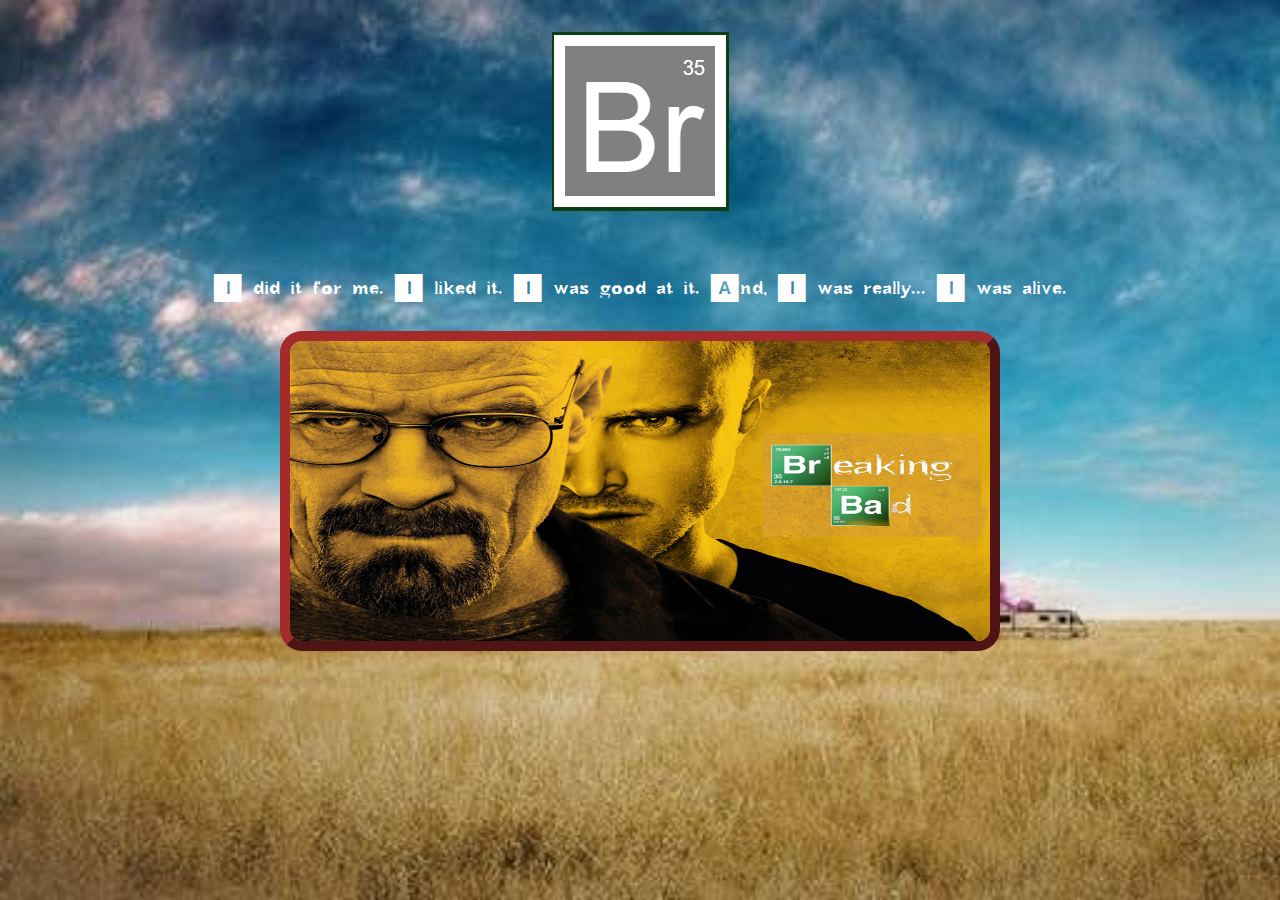
<file: Index.html>
<!DOCTYPE html>
<html lang="en">
<head>
    <meta charset="UTF-8">
    <meta name="viewport" content="width=device-width, initial-scale=1.0">
    <title>Index</title>
    <link rel="stylesheet" href="CSS/style.css">
    <link rel="icon" href="IMG/icon.png" type="image/x-icon">
</head> 
<body class="pagina-index">

    
    <img src="IMG/logo.PNG">
    
    <div class="texto-index">
        I did it for me. I liked it. I was good at it. And, I was really... I was alive.
    </div>

    <div class="menu">

        <img src="IMG/poster.jpg" class="poster">
            <a href="Formulario.html" class="area breaking"></a>
            <a href="Tabla.html" class="area bad"></a>
   
    </div>
   
    
</body>
</html>
</file>
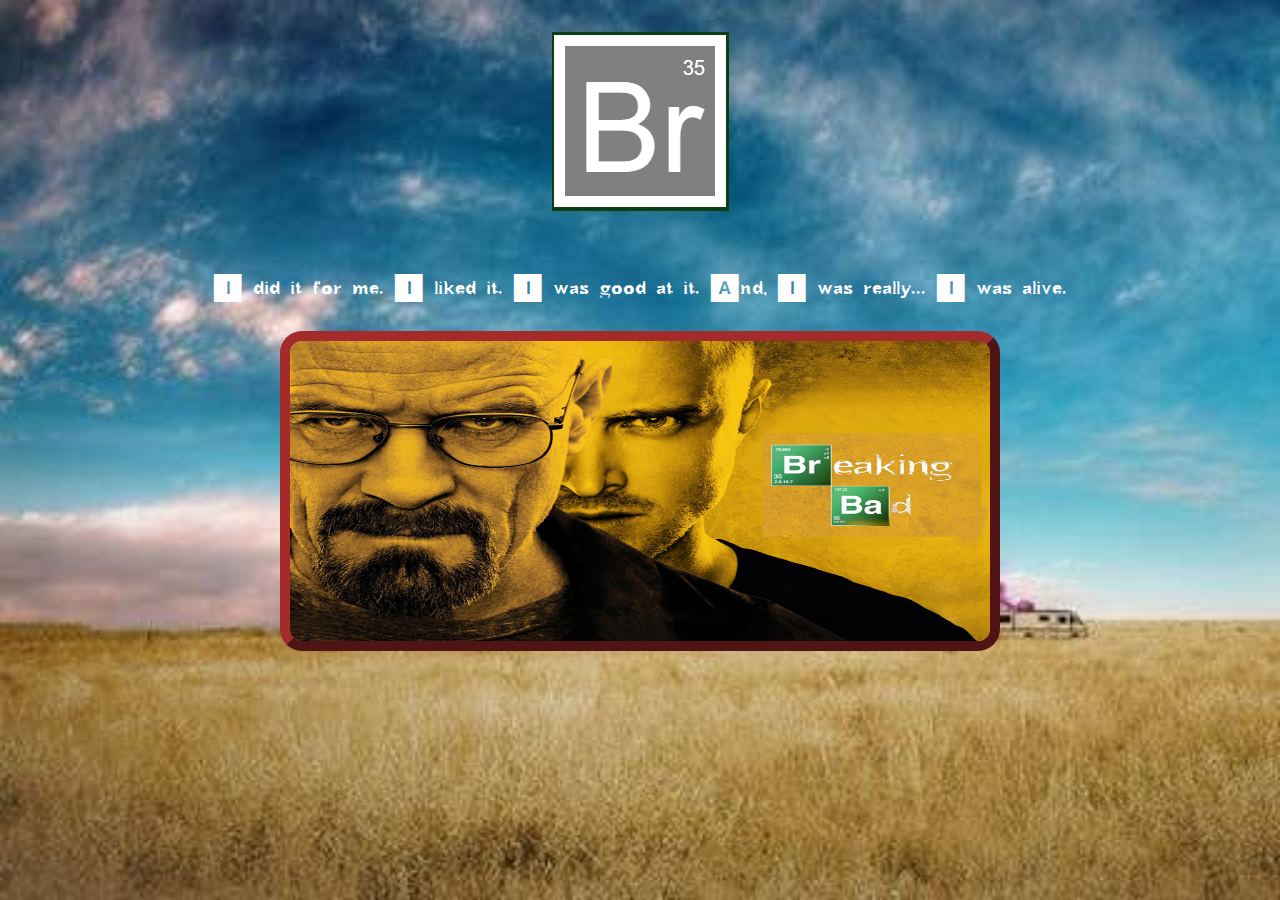
<file: index.html>
<!DOCTYPE html>
<html lang="en">
<head>
    <meta charset="UTF-8">
    <meta name="viewport" content="width=device-width, initial-scale=1.0">
    <title>Index</title>
    <link rel="stylesheet" href="CSS/style.css">
    <link rel="icon" href="IMG/icon.png" type="image/x-icon">
</head> 
<body class="pagina-index">

    
    <img src="IMG/logo.PNG">
    
    <div class="texto-index">
        I did it for me. I liked it. I was good at it. And, I was really... I was alive.
    </div>

    <div class="menu">

        <img src="IMG/poster.jpg" class="poster">
            <a href="Formulario.html" class="area breaking"></a>
            <a href="Tabla.html" class="area bad"></a>
   
    </div>
   
    
</body>
</html>
</file>
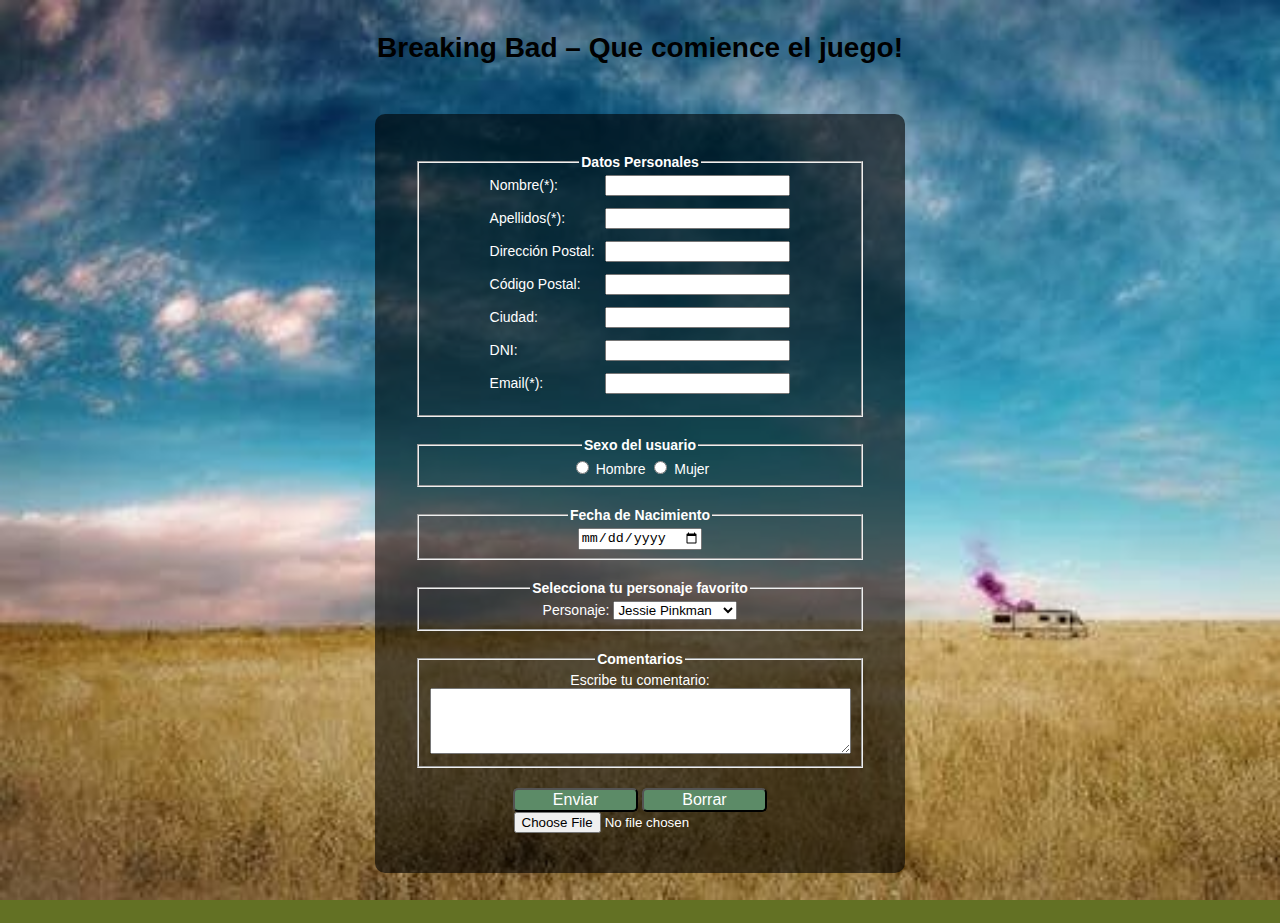
<file: Formulario.html>
<!DOCTYPE html>
<html lang="en">
<head>
    <meta charset="UTF-8">
    <meta name="viewport" content="width=device-width, initial-scale=1.0">
    <title>Breaking Bad – Que comience el juego!</title>
    <link rel="stylesheet" href="CSS/style.css">
    <link rel="icon" href="IMG/icon.png" type="image/x-icon">
</head>
<body class="pagina-formulario">
    <h1>Breaking Bad – Que comience el juego!</h1>

    <form action="mailto:raul.rodriguez@proeducaglobal.com" method="post" enctype="text/plain">

        <div class="formulario">
            
            <fieldset>
                <legend>Datos Personales</legend>

                <div class="campo">
                    <label for="Nombre">Nombre(*):</label>
                    <input type="text" id="Nombre" name="Nombre" required>
                </div>

                <div class="campo">
                    <label for="Apellidos">Apellidos(*):</label>
                    <input type="text" id="Apellidos" name="Apellidos" required>
                </div>

                <div class="campo">
                    <label for="Direccion">Dirección Postal:</label> 
                    <input type="text" id="Direccion" name="Direccion">
                </div>

                <div class="campo">
                    <label for="Codigo_Postal"> Código Postal: </label> 
                    <input type="text" id="Codigo_Postal" name="Codigo_Postal">
                </div>

                <div class="campo">
                    <label for="Ciudad"> Ciudad: </label>
                    <input type="text" id="Ciudad" name="Ciudad">
                </div>
                
                <div class="campo">
                    <label for="DNI"> DNI: </label>
                    <input type="text" id="DNI" name="DNI">
                </div>

                <div class="campo">
                    <label for="email"> Email(*): </label>
                    <input type="email" id="email" name="email" required>
                </div>

                </fieldset>
                    
            

            <fieldset>

                <legend>Sexo del usuario</legend>
                
                
                    <input type="radio" value="Hombre" name="Genero" required> Hombre
                    <input type="radio" value="Mujer" name="Genero"> Mujer
                

            </fieldset>

            <fieldset>

                <legend>Fecha de Nacimiento</legend>
                <input type="date" id="fecha_nacimiento" name="fecha_nacimiento" required>
            
            </fieldset>

            <fieldset>

                <legend>Selecciona tu personaje favorito</legend>
                <label for="personaje">Personaje:</label>
                <select id="personaje" name="Personaje">
                    <option value="Jessie Pinkman">Jessie Pinkman</option>
                    <option value="Walter White">Walter White</option>
                    <option value="Saul Goodman">Saul Goodman</option>
                    <option value="Gustavo Fring">Gustavo Fring</option>
                    <option value="Pollos Hermanos">Pollos Hermanos</option>
                    <option value="Otros">Otros personajes</option>
                </select>
            
            </fieldset>
        
            
            <fieldset>

                <legend>Comentarios</legend>

                    <label for="comentarios">Escribe tu comentario:</label>
                    <textarea id="comentarios" name="Comentarios" rows="4" cols="50"></textarea>
                    
            </fieldset>


           

            <input class="boton" type="submit" value="Enviar">
            <input class="boton" type="reset"  value="Borrar">
            <input type="file" name="archivo">

        </div>

    </form>

</body>
</html>
</file>
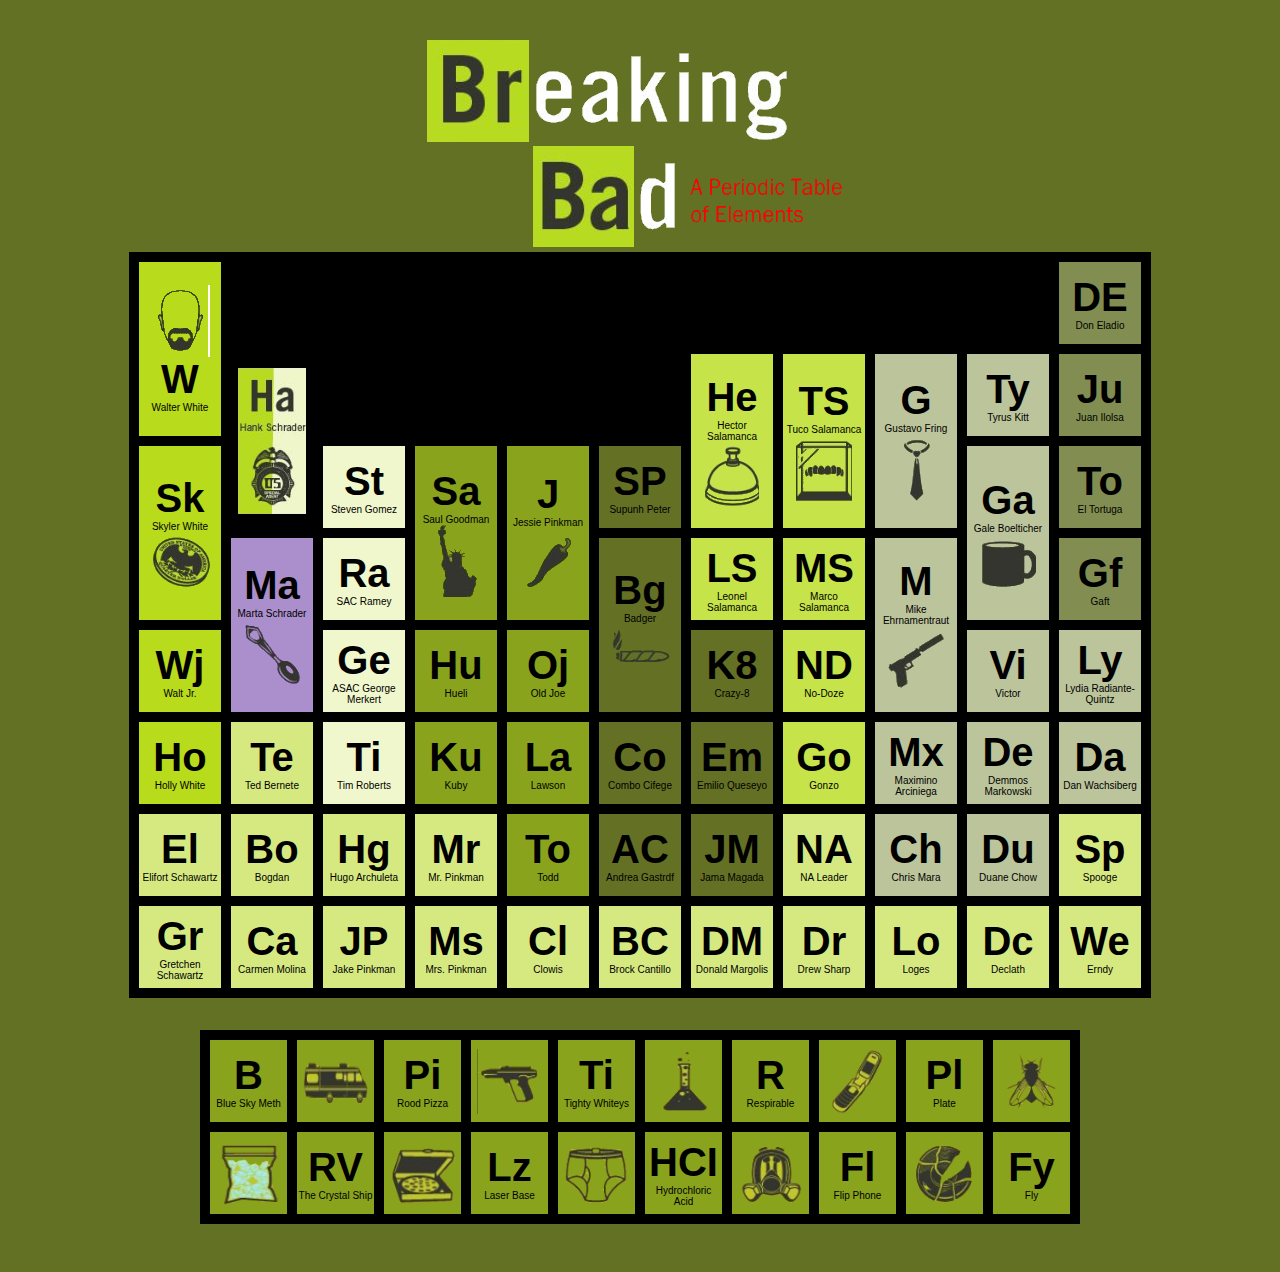
<file: Tabla.html>
<!DOCTYPE html>
<html lang="en">
<head>
    <meta charset="UTF-8">
    <meta name="viewport" content="width=device-width, initial-scale=1.0">
    <title>Tabla</title>
    <link rel="stylesheet" href="CSS/style.css">
    <link rel="icon" href="breaking bad/icon.png" type="image/x-icon">
</head>
<body>
    <img src="IMG/cabecera.png">
    <table class="table">
        <tr >
            <td rowspan="2" div class="verde1">
                <img src="IMG/Tabla Periódica/walterwhite.png">
                <span class="texto-grande">W</span>
                <span class="texto-pequeño">Walter White</span>
            </td div class="verde1"><td>
            </td><td>
            </td><td>
            </td><td>
            </td><td>
            </td><td>
            </td><td>
            </td><td>
            </td><td>
            
            <td div class="verde7">
                <span class="texto-grande">DE</span>
                <span class="texto-pequeño">Don Eladio</span>
            </td>
        </tr>
        <tr>
            
            <td rowspan="2" >
                <img src="IMG/Tabla Periódica/hankschrader.png">
            </td><td>
            </td><td>
            </td><td>
            </td><td>
            </td>
            <td rowspan="2" div class="verde5">
                <span class="texto-grande">He</span>
                <span class="texto-pequeño">Hector Salamanca</span>
                <img src="IMG/Tabla Periódica/hectorsalamanca.png">
            </td>
            <td rowspan="2" div class="verde5">
                <span class="texto-grande">TS</span>
                <span class="texto-pequeño">Tuco Salamanca</span>
                <img src="IMG/Tabla Periódica/tucosalamanca.png">
            </td>
            <td rowspan="2" div class="verde6">
                <span class="texto-grande">G</span>
                <span class="texto-pequeño">Gustavo Fring</span>
                <img src="IMG/Tabla Periódica/gustavofrink.png">
            </td>
            <td div class="verde6">
                <span class="texto-grande">Ty</span>
                <span class="texto-pequeño">Tyrus Kitt</span>
            </td>
            <td div class="verde7">
                <span class="texto-grande">Ju</span>
                <span class="texto-pequeño">Juan Ilolsa</span>
            </td>
        </tr>
        <tr>
            <td rowspan="2" div class="verde1">
                <span class="texto-grande">Sk</span>
                <span class="texto-pequeño">Skyler White</span>
                <img src="IMG/Tabla Periódica/skylerwhite.png">
            </td>
            <td div class="verde2">
                <span class="texto-grande">St</span>
                <span class="texto-pequeño">Steven Gomez</span>
            </td>
            <td rowspan="2" div class="verde3">
                <span class="texto-grande">Sa</span>
                <span class="texto-pequeño">Saul Goodman</span>
                <img src="IMG/Tabla Periódica/saulgoodman.png">
            </td>
            <td rowspan="2" div class="verde3">
                <span class="texto-grande">J</span>
                <span class="texto-pequeño">Jessie Pinkman</span>
                <img src="IMG/Tabla Periódica/jessiepinkman.png">
            </td>
            <td div class="verde4">
                <span class="texto-grande">SP</span>
                <span class="texto-pequeño">Supunh Peter</span>
            </td>



            <td rowspan="2" div class="verde6">
                <span class="texto-grande">Ga</span>
                <span class="texto-pequeño">Gale Boelticher</span>
                <img src="IMG/Tabla Periódica/gale.png">
            </td>
            <td div class="verde7">
                <span class="texto-grande">To</span>
                <span class="texto-pequeño">El Tortuga</span>
            </td>
        </tr>
        <tr>
            
            <td rowspan="2" div class="violeta">
                <span class="texto-grande">Ma</span>
                <span class="texto-pequeño">Marta Schrader</span>
                <img src="IMG/Tabla Periódica/marieschrader.png">
            </td>
            <td div class="verde2">
                <span class="texto-grande">Ra</span>
                <span class="texto-pequeño">SAC Ramey</span>
            </td>


            <td rowspan="2" div class="verde4">
                <span class="texto-grande">Bg</span>
                <span class="texto-pequeño">Badger</span>
                <img src="IMG/Tabla Periódica/badger.png">
            </td>
            <td div class="verde5">
                <span class="texto-grande">LS</span>
                <span class="texto-pequeño">Leonel Salamanca</span>
            </td>
            <td div class="verde5">
                <span class="texto-grande">MS</span>
                <span class="texto-pequeño">Marco Salamanca</span>
            </td>
            <td rowspan="2" div class="verde6">
                <span class="texto-grande">M</span>
                <span class="texto-pequeño">Mike Ehrnamentraut</span>
                <img src="IMG/Tabla Periódica/mike.png">
            </td>
            
            <td div class="verde7">
                <span class="texto-grande">Gf</span>
                <span class="texto-pequeño">Gaft</span>
            </td>
        </tr>
        <tr>
            <td div class="verde1">
                <span class="texto-grande">Wj</span>
                <span class="texto-pequeño">Walt Jr.</span>
            </td>
            
            <td div class="verde2">
                <span class="texto-grande">Ge</span>
                <span class="texto-pequeño">ASAC George Merkert</span>
            </td>
            <td div class="verde3">
                <span class="texto-grande">Hu</span>
                <span class="texto-pequeño">Hueli</span>
            </td>
            <td div class="verde3">
                <span class="texto-grande">Oj</span>
                <span class="texto-pequeño">Old Joe</span>
            </td>
          
            <td div class="verde4">
                <span class="texto-grande">K8</span>
                <span class="texto-pequeño">Crazy-8</span>
            </td>
            <td div class="verde5">
                <span class="texto-grande">ND</span>
                <span class="texto-pequeño">No-Doze</span>
            </td>
            <td div class="verde6">
                <span class="texto-grande">Vi</span>
                <span class="texto-pequeño">Victor</span>
            </td>
            <td div class="verde6">
                <span class="texto-grande">Ly</span>
                <span class="texto-pequeño">Lydia Radiante-Quintz</span>
            </td>
        </tr>
        <tr>
            <td div class="verde1">
                <span class="texto-grande">Ho</span>
                <span class="texto-pequeño">Holly White</span>
            </td>
            <td div class="verde8">
                <span class="texto-grande">Te</span>
                <span class="texto-pequeño">Ted Bernete</span>
            </td>
            <td div class="verde2">
                <span class="texto-grande">Ti</span>
                <span class="texto-pequeño">Tim Roberts</span>
            </td>
            <td div class="verde3">
                <span class="texto-grande">Ku</span>
                <span class="texto-pequeño">Kuby</span>
            </td>
            <td div class="verde3">
                <span class="texto-grande">La</span>
                <span class="texto-pequeño">Lawson</span>
            </td>
            <td div class="verde4">
                <span class="texto-grande">Co</span>
                <span class="texto-pequeño">Combo Cifege</span>
            </td>
            <td div class="verde4">
                <span class="texto-grande">Em</span>
                <span class="texto-pequeño">Emilio Queseyo</span>
            </td>
            <td div class="verde5">
                <span class="texto-grande">Go</span>
                <span class="texto-pequeño">Gonzo</span>
            </td>
            <td div class="verde6">
                <span class="texto-grande">Mx</span>
                <span class="texto-pequeño">Maximino Arciniega</span>
            </td>
            <td div class="verde6">
                <span class="texto-grande">De</span>
                <span class="texto-pequeño">Demmos Markowski</span>
            </td>
            <td div class="verde6">
                <span class="texto-grande">Da</span>
                <span class="texto-pequeño">Dan Wachsiberg</span>
            </td>
        </tr>
        <tr>
            <td div class="verde8">
                <span class="texto-grande">El</span>
                <span class="texto-pequeño">Elifort Schawartz</span>
            </td>
            <td div class="verde8">
                <span class="texto-grande">Bo</span>
                <span class="texto-pequeño">Bogdan</span>
            </td>
            <td div class="verde8">
                <span class="texto-grande">Hg</span>
                <span class="texto-pequeño">Hugo Archuleta</span>
            </td>
            <td div class="verde8">
                <span class="texto-grande">Mr</span>
                <span class="texto-pequeño">Mr. Pinkman</span>
            </td>
            <td div class="verde3">
                <span class="texto-grande">To</span>
                <span class="texto-pequeño">Todd</span>
            </td>
            <td div class="verde4">
                <span class="texto-grande">AC</span>
                <span class="texto-pequeño">Andrea Gastrdf</span>
            </td>
            <td div class="verde4">
                <span class="texto-grande">JM</span>
                <span class="texto-pequeño">Jama Magada</span>
            </td>
            <td div class="verde8">
                <span class="texto-grande">NA</span>
                <span class="texto-pequeño">NA Leader</span>
            </td>
            <td div class="verde6">
                <span class="texto-grande">Ch</span>
                <span class="texto-pequeño">Chris Mara</span>
            </td>
            <td div class="verde6">
                <span class="texto-grande">Du</span>
                <span class="texto-pequeño">Duane Chow</span>
            </td>
            <td div class="verde8">
                <span class="texto-grande">Sp</span>
                <span class="texto-pequeño">Spooge</span>
            </td>
        </tr> 
        <tr>
            <td div class="verde8">
                <span class="texto-grande">Gr</span>
                <span class="texto-pequeño">Gretchen Schawartz</span>
            </td>
            <td div class="verde8">
                <span class="texto-grande">Ca</span>
                <span class="texto-pequeño">Carmen Molina</span>
            </td>
            <td div class="verde8">
                <span class="texto-grande">JP</span>
                <span class="texto-pequeño">Jake Pinkman</span>
            </td>
            <td div class="verde8">
                <span class="texto-grande">Ms</span>
                <span class="texto-pequeño">Mrs. Pinkman</span>
            </td>
            <td div class="verde8">
                <span class="texto-grande">Cl</span>
                <span class="texto-pequeño">Clowis</span>
            </td>
            <td div class="verde8">
                <span class="texto-grande">BC</span>
                <span class="texto-pequeño">Brock Cantillo</span>
            </td>
            <td div class="verde8">
                <span class="texto-grande">DM</span>
                <span class="texto-pequeño">Donald Margolis</span>
            </td>
            <td div class="verde8">
                <span class="texto-grande">Dr</span>
                <span class="texto-pequeño">Drew Sharp</span>
            </td>
            <td div class="verde8">
                <span class="texto-grande">Lo</span>
                <span class="texto-pequeño">Loges</span>
            </td>
            <td div class="verde8">
                <span class="texto-grande">Dc</span>
                <span class="texto-pequeño">Declath</span>
            </td>
            <td div class="verde8">
                <span class="texto-grande">We</span>
                <span class="texto-pequeño">Erndy</span>
            </td>
        </tr>
    </table>
    
    <br><br>

    <table id="tabla-pequeña">
        <tr>
            <td div class="verde3">
                <span class="texto-grande">B</span>
                <span class="texto-pequeño">Blue Sky Meth</span>
            </td>
            <td div class="verde3">
                <img src="IMG/Tabla Periódica/bus.png">
            </td>
            <td div class="verde3">
                <span class="texto-grande">Pi</span>
                <span class="texto-pequeño">Rood Pizza</span>
            </td>
            <td div class="verde3">
                <img src="IMG/Tabla Periódica/pistola.png">
            </td>
            <td div class="verde3">
                <span class="texto-grande">Ti</span>
                <span class="texto-pequeño">Tighty Whiteys</span>
            </td>
            <td div class="verde3">
                <img src="IMG/Tabla Periódica/pocima.png">
            </td>
            <td div class="verde3">
                <span class="texto-grande">R</span>
                <span class="texto-pequeño">Respirable</span>
            </td>
            <td div class="verde3">
                <img src="IMG/Tabla Periódica/movil.png">
            </td>
            <td div class="verde3">
                <span class="texto-grande">Pl</span>
                <span class="texto-pequeño">Plate</span>
            </td>
            <td div class="verde3">
                <img src="IMG/Tabla Periódica/mosca.png">
            </td>
        </tr>
        <tr>
            <td div class="verde3">
                <img src="IMG/Tabla Periódica/cristal.png">
            </td>
            <td div class="verde3">
                <span class="texto-grande">RV</span>
                <span class="texto-pequeño">The Crystal Ship</span>
            </td>
            <td div class="verde3">
                <img src="IMG/Tabla Periódica/pizza.png">
            </td>
            <td div class="verde3">
                <span class="texto-grande">Lz</span>
                <span class="texto-pequeño">Laser Base</span>
            </td>
            <td div class="verde3">
                <img src="IMG/Tabla Periódica/calzoncillos.png">
            </td>
            <td div class="verde3">
                <span class="texto-grande">HCI</span>
                <span class="texto-pequeño">Hydrochloric Acid</span>
            </td>
            <td div class="verde3">
                <img src="IMG/Tabla Periódica/mascara.png">
            </td>
            <td div class="verde3">
                <span class="texto-grande">Fl</span>
                <span class="texto-pequeño">Flip Phone</span>
            </td>
            <td div class="verde3">
                <img src="IMG/Tabla Periódica/plato.png">
            </td>
            <td div class="verde3">
                <span class="texto-grande">Fy</span>
                <span class="texto-pequeño">Fly</span>
            </td>
        </tr>
    </table>
    <br>
</body>
</html>
</file>
<file: CSS/style.css>
@font-face {
    font-family: 'Breaking Bad';
    src: url('../Breaking Bad.ttf') format('woff');
    font-weight: normal;
    font-style: normal;
}

body {
    text-align: center;
    font-family: Helvetica;
    background-color: #637124;
    font-size: 14px;
    margin: 2rem;
}

img {
    display: block;
    margin: auto;
}

.menu {
    position: relative;
    display: inline-block;
}

.poster {
    width: 700px;
    height: 300px;
    border: 10px outset brown; 
    border-radius: 22px;
    margin: 80 px;
    margin-top: 20px;
}


.area {
    position: absolute;
    display: block;
    /*border: 2px dashed red;  Solo para pruebas */
}

.breaking {
    width: 180px;  
    height: 40px;
    top: 35%;   
    left: 68%;  
}

.bad {
    width: 80px; 
    height: 40px;
    top: 48%;
    left: 77%;
}



/* Fondo texto para Index */
.pagina-index {
    font-family: 'Breaking Bad', sans-serif;
    color: white;
    background-image: url('../IMG/fondo.jpg'); 
    background-size: cover;
    background-repeat: no-repeat;
    background-attachment: fixed;
    font-size: 40px;
    margin: 80 px;
}

.texto-index {
    margin-top: 40px;
    line-height: 1.5;
}

/* Fondo de Formulario */
.pagina-formulario {
    background-image: url('../IMG/fondo.jpg'); 
    background-size: cover;
    background-repeat: no-repeat;
    background-attachment: fixed;
}

/* Contenedor principal del formulario */
.formulario {
    
    width: 450px; 
    margin: 50px auto; 
    padding: 40px;
    background: rgba(0, 0, 0, 0.6); 
    border-radius: 10px; 
    color: white;
    
}

legend {
    font-weight: bold;
}

fieldset {
    margin-bottom: 20px;
}

.campo {
    display: block;
    margin-bottom: 12px;
}

.campo label {
    display: inline-block;
    width: 7rem;
    text-align: left;
    
}

.boton {
    background-color: #5c8b67;
    color: white;
    font-size: 16px;
    width: 125px;
    border-radius: 5px;
}


table, tr, td {
    margin: auto;
    text-align: center;
    border: 10px solid black;
    border-collapse: collapse;
    background-color: black;
    empty-cells: hide;
    
}

td {
    width: 80px;
    height: 80px;
 
}


#tabla-pequeña td{
    width: 75px;  
    height: 80px; 
}

#tabla-pequeña img {
    width: 65px;  
    height: 65px; 
    display: block;
    margin: 0 auto;
}


.texto-grande {
    font-size: 40px;
    font-weight: bold;
    
}

.texto-pequeño {
    font-size: 10px;
    display: block;
}

.verde1 {
    
    background-color: #b8db1b
}

.verde2 {
    background-color: #f0f7cc;
}

.verde3 {
    background-color: #89a31d;
}

.verde4 {
    background-color: #647024;
}

.verde5 {
    background-color: #c6e44a;
}

.verde6 {
    background-color: #bcc49b;
}

.verde7 {
    background-color: #828e51;
}

.verde8 {
    background-color: #d6e981;
}

.violeta {
    background-color: #ab8fcc;
}

.verde9 {
    background-color: #c1c528;
}
</file>
